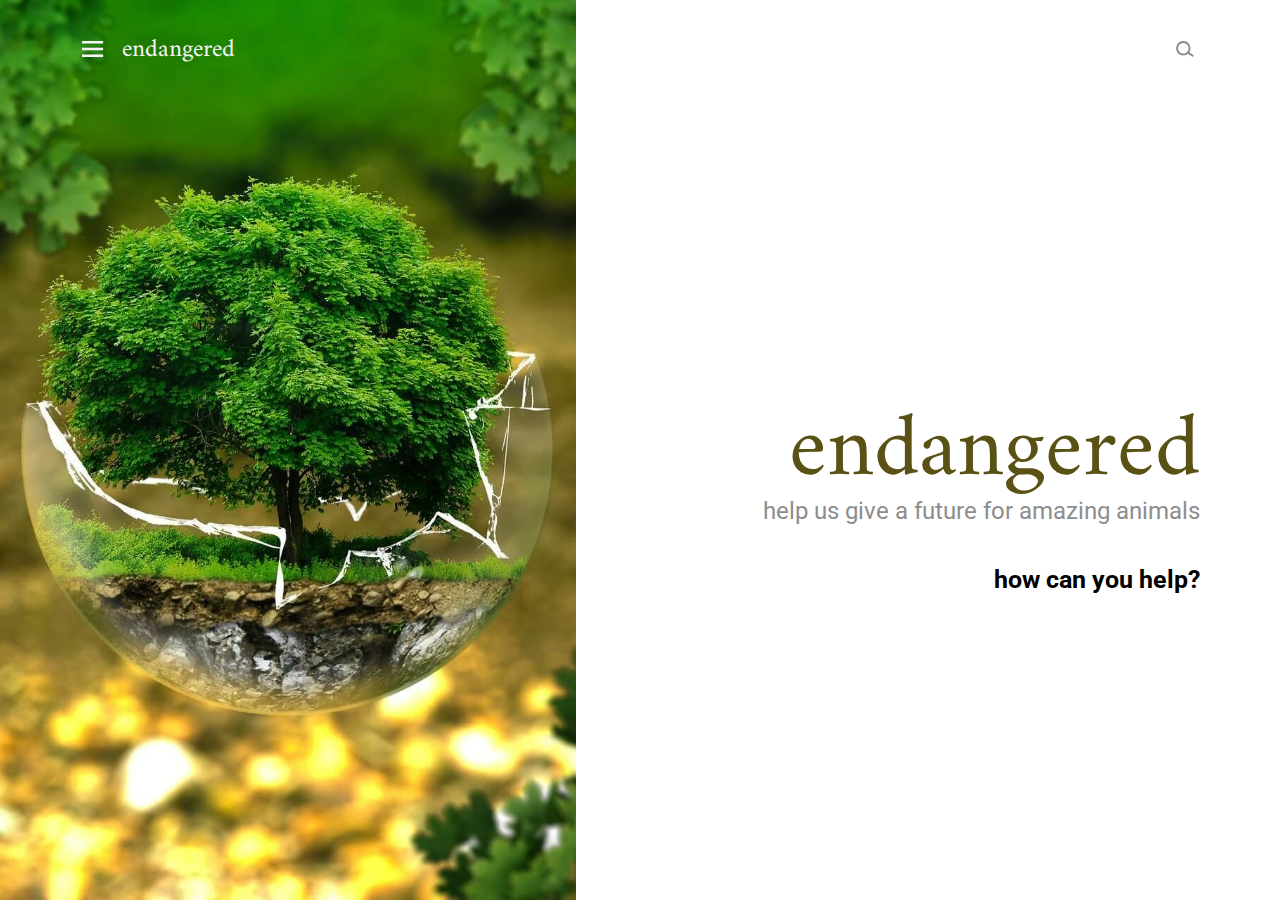
<file: index.html>
<!DOCTYPE html>
<html lang="en">
  <head>
    <meta charset="UTF-8" />
    <meta name="viewport" content="width=device-width, initial-scale=1.0" />
    <meta http-equiv="X-UA-Compatible" content="ie=edge" />
    <title>endangered</title>
    <!-- FONT -->
    <link href="https://fonts.googleapis.com/css?family=Amiri:700|Roboto&display=swap" rel="stylesheet" />
    <!-- CSS -->
    <link rel="stylesheet" href="style.css" />
  </head>
  <body>
    <!-- HEADER -->
    <header class="header">
      <!-- Menu -->
      <nav class="menu">
        <button class="menu__btn menu__btn--light open-menu" aria-label="toggle menu">
          <svg width="26" height="19" viewBox="0 0 26 19" fill="none" xmlns="http://www.w3.org/2000/svg">
            <rect width="25.0047" height="3" fill="black" />
            <rect y="8" width="25.0047" height="3" fill="black" />
            <rect y="16" width="25.0047" height="3" fill="black" />
          </svg>
        </button>
        <p class="menu__map menu__map--light"><a href="index.html">endangered</a></p>
        <ul class="menu__list">
          <li class="menu__title"><a href="index.html">HOME</a></li>
          <li class="menu__title">SPECIES</li>
          <ul class="menu__sublist">
            <li><a href="bengal_tiger.html">bengal tiger</a></li>
            <li><a href="giant_panda.html">giant panda</a></li>
            <li><a href="gorilla.html">gorilla</a></li>
            <li><a href="sea_otter.html">sea otter</a></li>
            <li><a href="snow_leopard.html">snow leopard</a></li>
          </ul>
          <li class="menu__title menu__title--dark"><a href="https://www.worldwildlife.org/" target="_blank" rel="noopener noreferrer">HOW TO HELP</a></li>
          <li class="menu__title"><a href="about.html">ABOUT</a></li>
        </ul>
      </nav>

      <!-- Search -->
      <div class="search">
        <div class="search__box">
          <input class="search__input" type="text" name="" id="" placeholder="Search animals" aria-label="type search expression here" />
        </div>
        <button class="search__btn search__btn--light open-search" aria-label="submit search">
          <svg width="28" height="25" viewBox="0 0 28 25" fill="none" xmlns="http://www.w3.org/2000/svg">
            <path d="M21.1682 11.332C21.1682 16.7618 16.7656 21.164 11.3341 21.164C5.90262 21.164 1.5 16.7618 1.5 11.332C1.5 5.90219 5.90262 1.5 11.3341 1.5C16.7656 1.5 21.1682 5.90219 21.1682 11.332Z" stroke="black" stroke-width="3" />
            <rect width="10.3031" height="3.09074" transform="matrix(0.812508 0.582951 -0.583095 0.812404 19.3186 16.4829)" fill="black" />
          </svg>
        </button>
      </div>
    </header>

    <!-- MAIN -->
    <main>
      <div class="main-img"></div>
      <div class="main-text">
        <h1 class="main__title">endangered</h1>
        <h2 class="main__subtitle">help us give a future for amazing&nbsp;animals</h2>
        <a class="cta__btn" href="https://www.worldwildlife.org/" target="_blank" rel="noopener noreferrer">how can you help?</a>
      </div>
    </main>

    <!-- SCRIPT -->
    <script src="app.js"></script>
  </body>
</html>
</file>
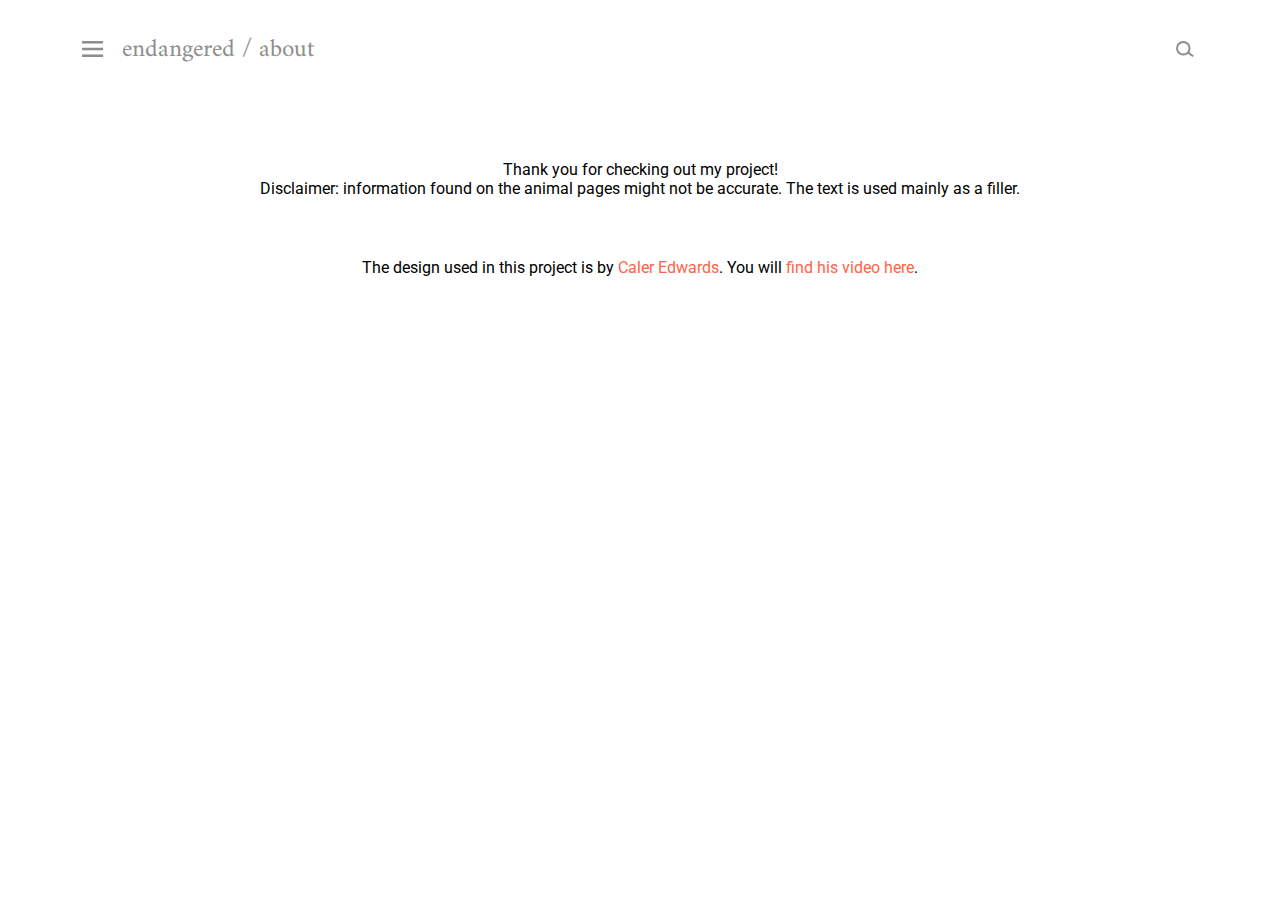
<file: about.html>
<!DOCTYPE html>
<html lang="en">
  <head>
    <meta charset="UTF-8" />
    <meta name="viewport" content="width=device-width, initial-scale=1.0" />
    <meta http-equiv="X-UA-Compatible" content="ie=edge" />
    <title>endangered | about</title>
    <!-- FONT -->
    <link href="https://fonts.googleapis.com/css?family=Amiri:700|Roboto&display=swap" rel="stylesheet" />
    <!-- CSS -->
    <link rel="stylesheet" href="style.css" />
  </head>
  <body>
    <!-- HEADER -->
    <header class="header">
      <!-- Menu -->
      <nav class="menu">
        <button class="menu__btn open-menu" aria-label="toggle menu">
          <svg width="26" height="19" viewBox="0 0 26 19" fill="none" xmlns="http://www.w3.org/2000/svg">
            <rect width="25.0047" height="3" fill="black" />
            <rect y="8" width="25.0047" height="3" fill="black" />
            <rect y="16" width="25.0047" height="3" fill="black" />
          </svg>
        </button>
        <p class="menu__map"><a href="index.html">endangered</a> / about</p>
        <ul class="menu__list">
          <li class="menu__title"><a href="index.html">HOME</a></li>
          <li class="menu__title">SPECIES</li>
          <ul class="menu__sublist">
            <li><a href="bengal_tiger.html">bengal tiger</a></li>
            <li><a href="giant_panda.html">giant panda</a></li>
            <li><a href="gorilla.html">gorilla</a></li>
            <li><a href="sea_otter.html">sea otter</a></li>
            <li><a href="snow_leopard.html">snow leopard</a></li>
          </ul>
          <li class="menu__title menu__title--dark"><a href="https://www.worldwildlife.org/" target="_blank" rel="noopener noreferrer">HOW TO HELP</a></li>
          <li class="menu__title"><a href="about.html">ABOUT</a></li>
        </ul>
      </nav>

      <!-- Search -->
      <div class="search">
        <div class="search__box">
          <input class="search__input" type="text" name="" id="" placeholder="Search animals" aria-label="type search expression here" />
        </div>
        <button class="search__btn open-search" aria-label="submit search">
          <svg width="28" height="25" viewBox="0 0 28 25" fill="none" xmlns="http://www.w3.org/2000/svg">
            <path d="M21.1682 11.332C21.1682 16.7618 16.7656 21.164 11.3341 21.164C5.90262 21.164 1.5 16.7618 1.5 11.332C1.5 5.90219 5.90262 1.5 11.3341 1.5C16.7656 1.5 21.1682 5.90219 21.1682 11.332Z" stroke="black" stroke-width="3" />
            <rect width="10.3031" height="3.09074" transform="matrix(0.812508 0.582951 -0.583095 0.812404 19.3186 16.4829)" fill="black" />
          </svg>
        </button>
      </div>
    </header>

    <!-- MAIN -->
    <main>
      <div class="disclaimer">
        <p>Thank you for checking out my project!</p>
        <p>Disclaimer: information found on the animal pages might not be accurate. The text is used mainly as a filler.</p>
      </div>
      <div class="credit">
        <p>The design used in this project is by <a href="http://caleredwards.com/" target="_blank" rel="noopener noreferrer">Caler Edwards</a>. You will <a href="https://www.youtube.com/watch?v=WfCuB52eTAI&t=1178s" target="_blank" rel="noopener noreferrer">find his video here</a>.</p>
      </div>
    </main>

    <!-- SCRIPT -->
    <script src="app.js"></script>
  </body>
</html>
</file>
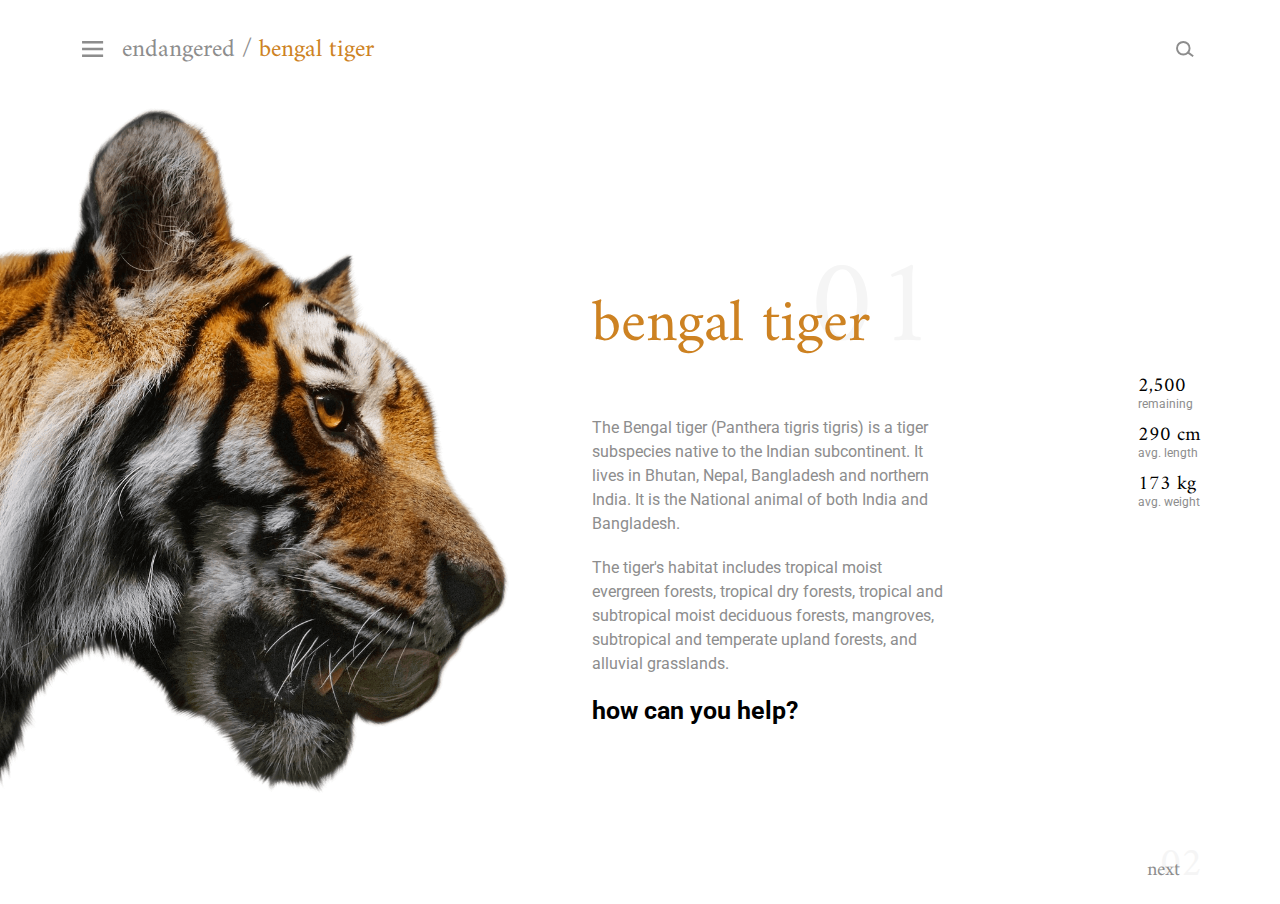
<file: bengal_tiger.html>
<!DOCTYPE html>
<html lang="en">
  <head>
    <meta charset="UTF-8" />
    <meta name="viewport" content="width=device-width, initial-scale=1.0" />
    <meta http-equiv="X-UA-Compatible" content="ie=edge" />
    <title>endangered | bengal tiger</title>
    <!-- FONT -->
    <link href="https://fonts.googleapis.com/css?family=Amiri:700|Roboto&display=swap" rel="stylesheet" />
    <!-- CSS -->
    <link rel="stylesheet" href="style.css" />
  </head>
  <body>
    <!-- Container for sticky footer -->
    <div class="sticky">
      <!-- HEADER -->
      <header class="header">
        <!-- Menu -->
        <nav class="menu">
          <button class="menu__btn open-menu" aria-label="toggle menu">
            <svg width="26" height="19" viewBox="0 0 26 19" fill="none" xmlns="http://www.w3.org/2000/svg">
              <rect width="25.0047" height="3" fill="black" />
              <rect y="8" width="25.0047" height="3" fill="black" />
              <rect y="16" width="25.0047" height="3" fill="black" />
            </svg>
          </button>
          <p class="menu__map"><a href="index.html">endangered</a> / <span class="clr-tiger">bengal tiger</span></p>
          <ul class="menu__list">
            <li class="menu__title"><a href="index.html">HOME</a></li>
            <li class="menu__title">SPECIES</li>
            <ul class="menu__sublist">
              <li><a href="bengal_tiger.html">bengal tiger</a></li>
              <li><a href="giant_panda.html">giant panda</a></li>
              <li><a href="gorilla.html">gorilla</a></li>
              <li><a href="sea_otter.html">sea otter</a></li>
              <li><a href="snow_leopard.html">snow leopard</a></li>
            </ul>
            <li class="menu__title menu__title--dark"><a href="https://www.worldwildlife.org/" target="_blank" rel="noopener noreferrer">HOW TO HELP</a></li>
            <li class="menu__title"><a href="about.html">ABOUT</a></li>
          </ul>
        </nav>

        <!-- Search -->
        <div class="search">
          <div class="search__box">
            <input class="search__input" type="text" name="" id="" placeholder="Search animals" aria-label="type search expression here" />
          </div>
          <button class="search__btn open-search" aria-label="submit search">
            <svg width="28" height="25" viewBox="0 0 28 25" fill="none" xmlns="http://www.w3.org/2000/svg">
              <path d="M21.1682 11.332C21.1682 16.7618 16.7656 21.164 11.3341 21.164C5.90262 21.164 1.5 16.7618 1.5 11.332C1.5 5.90219 5.90262 1.5 11.3341 1.5C16.7656 1.5 21.1682 5.90219 21.1682 11.332Z" stroke="black" stroke-width="3" />
              <rect width="10.3031" height="3.09074" transform="matrix(0.812508 0.582951 -0.583095 0.812404 19.3186 16.4829)" fill="black" />
            </svg>
          </button>
        </div>
      </header>

      <!-- MAIN -->
      <main>
        <div class="animal-wrap">
          <!-- About the Animal -->
          <div class="animal-about">
            <div class="chapter">
              <p class="chapter__num">01</p>
              <h1 class="chapter__title clr-tiger">bengal tiger</h1>
            </div>
            <article class="info">
              <p>The Bengal tiger (Panthera tigris tigris) is a tiger subspecies native to the Indian subcontinent. It lives in Bhutan, Nepal, Bangladesh and northern India. It is the National animal of both India and Bangladesh.</p>
              <p>The tiger's habitat includes tropical moist evergreen forests, tropical dry forests, tropical and subtropical moist deciduous forests, mangroves, subtropical and temperate upland forests, and alluvial grasslands.</p>
            </article>
            <a class="cta__btn" href="https://www.worldwildlife.org/" target="_blank" rel="noopener noreferrer">how can you help?</a>
          </div>

          <!-- Photo of the Animal -->
          <div class="animal-photo"><img class="animal-photo__img" src="img/tiger.png" alt="image of a bengal tiger" /></div>

          <!-- Counters -->
          <div class="counters">
            <div class="counter">
              <p class="counter__num"><span class="count">2,500</span></p>
              <p class="counter__text">remaining</p>
            </div>
            <div class="counter">
              <p class="counter__num"><span class="count">290</span> cm</p>
              <p class="counter__text">avg. length</p>
            </div>
            <div class="counter">
              <p class="counter__num"><span class="count">173</span> kg</p>
              <p class="counter__text">avg. weight</p>
            </div>
          </div>

          <!-- End of .animal-wrap -->
        </div>
      </main>

      <!-- Chapter Navigation -->
      <footer>
        <!-- Arrow nav for smaller screens -->
        <div class="arrows">
          <a class="arrow-left arrow--hidden" href="#">
            <svg width="31" height="8" viewBox="0 0 31 8" fill="none" xmlns="http://www.w3.org/2000/svg">
              <path d="M0.646446 3.64644C0.451185 3.84171 0.451185 4.15829 0.646446 4.35355L3.82843 7.53553C4.02369 7.73079 4.34027 7.73079 4.53553 7.53553C4.7308 7.34027 4.7308 7.02369 4.53553 6.82842L1.70711 4L4.53553 1.17157C4.7308 0.976308 4.7308 0.659726 4.53553 0.464464C4.34027 0.269202 4.02369 0.269202 3.82843 0.464464L0.646446 3.64644ZM31 3.5L1 3.5L1 4.5L31 4.5L31 3.5Z" fill="#8D8D8D" />
            </svg>
          </a>
          <a href="giant_panda.html" class="arrow-right">
            <svg width="31" height="8" viewBox="0 0 31 8" fill="none" xmlns="http://www.w3.org/2000/svg">
              <path d="M30.3536 4.35356C30.5488 4.15829 30.5488 3.84171 30.3536 3.64645L27.1716 0.464468C26.9763 0.269206 26.6597 0.269206 26.4645 0.464468C26.2692 0.659731 26.2692 0.976313 26.4645 1.17158L29.2929 4L26.4645 6.82843C26.2692 7.02369 26.2692 7.34027 26.4645 7.53554C26.6597 7.7308 26.9763 7.7308 27.1716 7.53554L30.3536 4.35356ZM-4.37114e-08 4.5L30 4.5L30 3.5L4.37114e-08 3.5L-4.37114e-08 4.5Z" fill="#8D8D8D" />
            </svg>
          </a>
        </div>

        <!-- Chapter nav for bigger screens -->
        <div class="chapter-navs">
          <a href="#" class="chapter-nav chapter-nav--hidden">
            <p class="chapter-nav__num">00</p>
            <h1 class="chapter-nav__title">previous</h1>
          </a>
          <a href="giant_panda.html" class="chapter-nav">
            <p class="chapter-nav__num">02</p>
            <h1 class="chapter-nav__title">next</h1>
          </a>
        </div>
      </footer>

      <!-- End of .sticky -->
    </div>

    <!-- SCRIPT -->
    <script src="app.js"></script>
  </body>
</html>
</file>
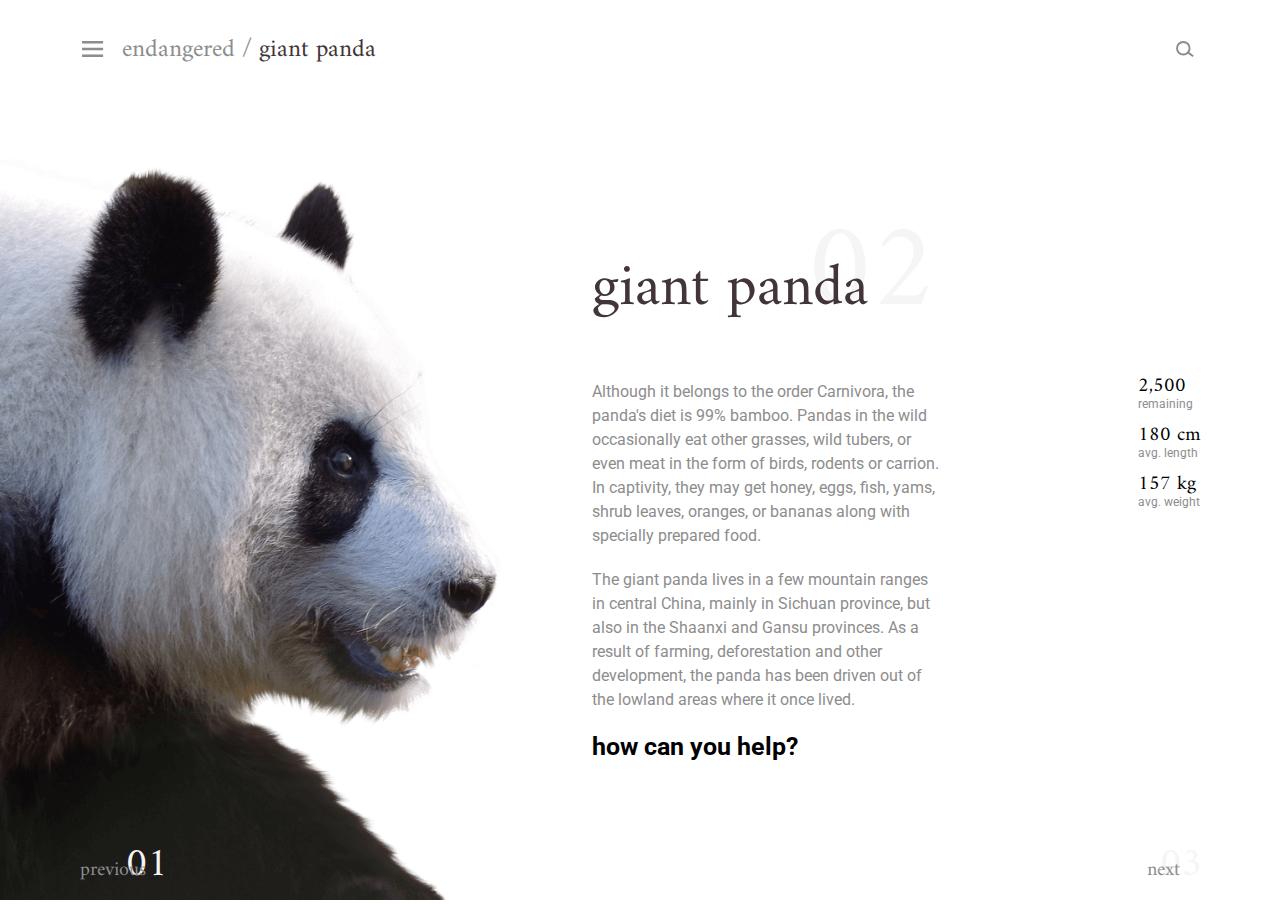
<file: giant_panda.html>
<!DOCTYPE html>
<html lang="en">
  <head>
    <meta charset="UTF-8" />
    <meta name="viewport" content="width=device-width, initial-scale=1.0" />
    <meta http-equiv="X-UA-Compatible" content="ie=edge" />
    <title>endangered | giant panda</title>
    <!-- FONT -->
    <link href="https://fonts.googleapis.com/css?family=Amiri:700|Roboto&display=swap" rel="stylesheet" />
    <!-- CSS -->
    <link rel="stylesheet" href="style.css" />
  </head>
  <body>
    <!-- Container for sticky footer -->
    <div class="sticky">
      <!-- HEADER -->
      <header class="header">
        <!-- Menu -->
        <nav class="menu">
          <button class="menu__btn open-menu" aria-label="toggle menu">
            <svg width="26" height="19" viewBox="0 0 26 19" fill="none" xmlns="http://www.w3.org/2000/svg">
              <rect width="25.0047" height="3" fill="black" />
              <rect y="8" width="25.0047" height="3" fill="black" />
              <rect y="16" width="25.0047" height="3" fill="black" />
            </svg>
          </button>
          <p class="menu__map"><a href="index.html">endangered</a> / <span class="clr-panda">giant panda</span></p>
          <ul class="menu__list">
            <li class="menu__title"><a href="index.html">HOME</a></li>
            <li class="menu__title">SPECIES</li>
            <ul class="menu__sublist">
              <li><a href="bengal_tiger.html">bengal tiger</a></li>
              <li><a href="giant_panda.html">giant panda</a></li>
              <li><a href="gorilla.html">gorilla</a></li>
              <li><a href="sea_otter.html">sea otter</a></li>
              <li><a href="snow_leopard.html">snow leopard</a></li>
            </ul>
            <li class="menu__title menu__title--dark"><a href="https://www.worldwildlife.org/" target="_blank" rel="noopener noreferrer">HOW TO HELP</a></li>
            <li class="menu__title"><a href="about.html">ABOUT</a></li>
          </ul>
        </nav>

        <!-- Search -->
        <div class="search">
          <div class="search__box">
            <input class="search__input" type="text" name="" id="" placeholder="Search animals" aria-label="type search expression here" />
          </div>
          <button class="search__btn open-search" aria-label="submit search">
            <svg width="28" height="25" viewBox="0 0 28 25" fill="none" xmlns="http://www.w3.org/2000/svg">
              <path d="M21.1682 11.332C21.1682 16.7618 16.7656 21.164 11.3341 21.164C5.90262 21.164 1.5 16.7618 1.5 11.332C1.5 5.90219 5.90262 1.5 11.3341 1.5C16.7656 1.5 21.1682 5.90219 21.1682 11.332Z" stroke="black" stroke-width="3" />
              <rect width="10.3031" height="3.09074" transform="matrix(0.812508 0.582951 -0.583095 0.812404 19.3186 16.4829)" fill="black" />
            </svg>
          </button>
        </div>
      </header>

      <!-- MAIN -->
      <main>
        <div class="animal-wrap">
          <!-- About the Animal -->
          <div class="animal-about">
            <div class="chapter">
              <p class="chapter__num">02</p>
              <h1 class="chapter__title clr-panda">giant panda</h1>
            </div>
            <article class="info">
              <p>Although it belongs to the order Carnivora, the panda's diet is 99% bamboo. Pandas in the wild occasionally eat other grasses, wild tubers, or even meat in the form of birds, rodents or carrion. In captivity, they may get honey, eggs, fish, yams, shrub leaves, oranges, or bananas along with specially prepared food.</p>
              <p>The giant panda lives in a few mountain ranges in central China, mainly in Sichuan province, but also in the Shaanxi and Gansu provinces. As a result of farming, deforestation and other development, the panda has been driven out of the lowland areas where it once lived.</p>
            </article>
            <a class="cta__btn" href="https://www.worldwildlife.org/" target="_blank" rel="noopener noreferrer">how can you help?</a>
          </div>

          <!-- Photo of the Animal -->
          <div class="animal-photo"><img class="animal-photo__img" src="img/panda.png" alt="image of a giant panda" /></div>

          <!-- Counters -->
          <div class="counters">
            <div class="counter">
              <p class="counter__num"><span class="count">2,500</span></p>
              <p class="counter__text">remaining</p>
            </div>
            <div class="counter">
              <p class="counter__num"><span class="count">180</span> cm</p>
              <p class="counter__text">avg. length</p>
            </div>
            <div class="counter">
              <p class="counter__num"><span class="count">157</span> kg</p>
              <p class="counter__text">avg. weight</p>
            </div>
          </div>

          <!-- End of .animal-wrap -->
        </div>
      </main>

      <!-- Chapter Navigation -->
      <footer>
        <!-- Arrow nav for smaller screens -->
        <div class="arrows">
          <a class="arrow-left" href="bengal_tiger.html">
            <svg width="31" height="8" viewBox="0 0 31 8" fill="none" xmlns="http://www.w3.org/2000/svg">
              <path d="M0.646446 3.64644C0.451185 3.84171 0.451185 4.15829 0.646446 4.35355L3.82843 7.53553C4.02369 7.73079 4.34027 7.73079 4.53553 7.53553C4.7308 7.34027 4.7308 7.02369 4.53553 6.82842L1.70711 4L4.53553 1.17157C4.7308 0.976308 4.7308 0.659726 4.53553 0.464464C4.34027 0.269202 4.02369 0.269202 3.82843 0.464464L0.646446 3.64644ZM31 3.5L1 3.5L1 4.5L31 4.5L31 3.5Z" fill="#8D8D8D" />
            </svg>
          </a>
          <a href="gorilla.html" class="arrow-right">
            <svg width="31" height="8" viewBox="0 0 31 8" fill="none" xmlns="http://www.w3.org/2000/svg">
              <path d="M30.3536 4.35356C30.5488 4.15829 30.5488 3.84171 30.3536 3.64645L27.1716 0.464468C26.9763 0.269206 26.6597 0.269206 26.4645 0.464468C26.2692 0.659731 26.2692 0.976313 26.4645 1.17158L29.2929 4L26.4645 6.82843C26.2692 7.02369 26.2692 7.34027 26.4645 7.53554C26.6597 7.7308 26.9763 7.7308 27.1716 7.53554L30.3536 4.35356ZM-4.37114e-08 4.5L30 4.5L30 3.5L4.37114e-08 3.5L-4.37114e-08 4.5Z" fill="#8D8D8D" />
            </svg>
          </a>
        </div>

        <!-- Chapter nav for bigger screens -->
        <div class="chapter-navs">
          <a href="bengal_tiger.html" class="chapter-nav">
            <p class="chapter-nav__num">01</p>
            <h1 class="chapter-nav__title">previous</h1>
          </a>
          <a href="gorilla.html" class="chapter-nav">
            <p class="chapter-nav__num">03</p>
            <h1 class="chapter-nav__title">next</h1>
          </a>
        </div>
      </footer>

      <!-- End of .sticky -->
    </div>

    <!-- SCRIPT -->
    <script src="app.js"></script>
  </body>
</html>
</file>
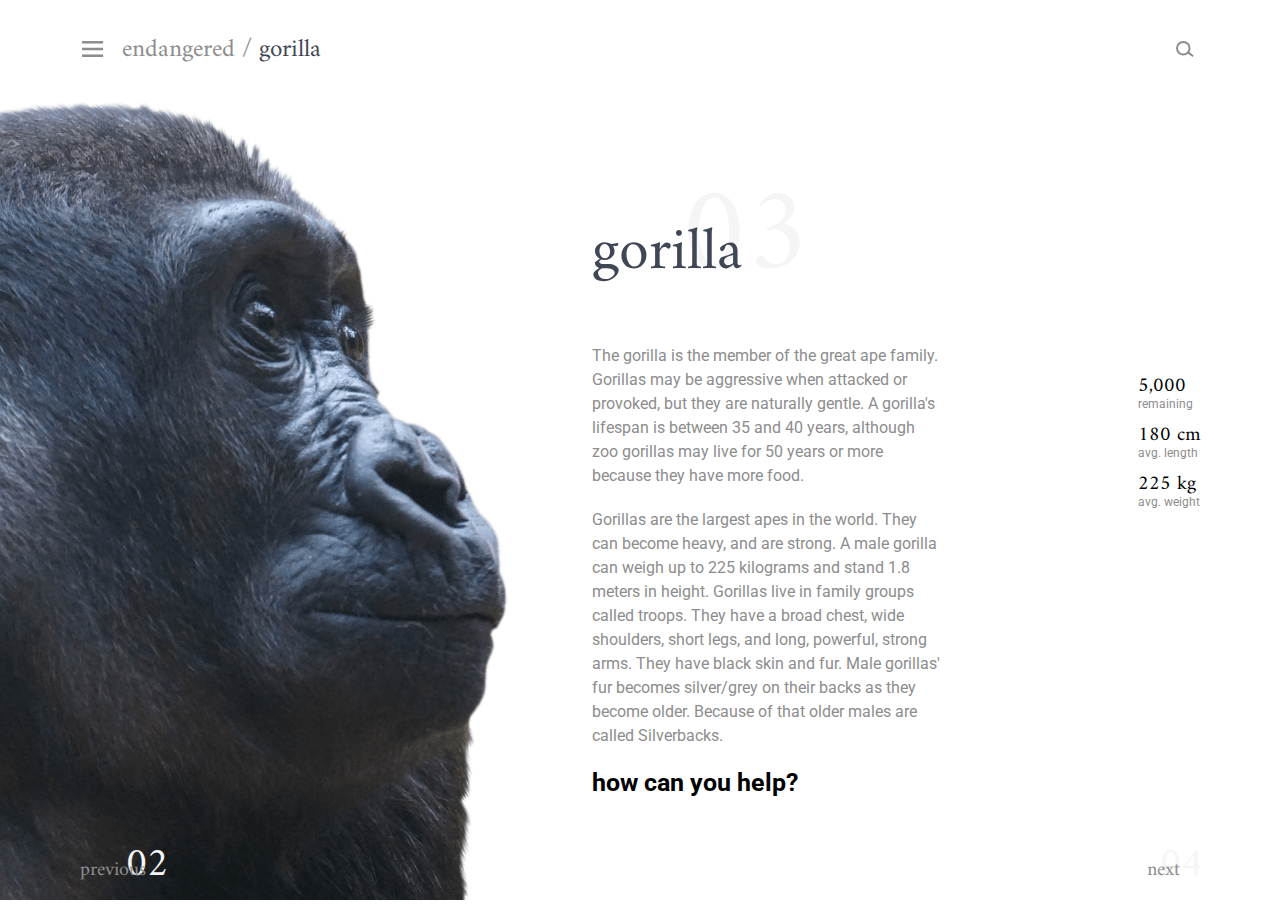
<file: gorilla.html>
<!DOCTYPE html>
<html lang="en">
  <head>
    <meta charset="UTF-8" />
    <meta name="viewport" content="width=device-width, initial-scale=1.0" />
    <meta http-equiv="X-UA-Compatible" content="ie=edge" />
    <title>endangered | gorilla</title>
    <!-- FONT -->
    <link href="https://fonts.googleapis.com/css?family=Amiri:700|Roboto&display=swap" rel="stylesheet" />
    <!-- CSS -->
    <link rel="stylesheet" href="style.css" />
  </head>
  <body>
    <!-- Container for sticky footer -->
    <div class="sticky">
      <!-- HEADER -->
      <header class="header">
        <!-- Menu -->
        <nav class="menu">
          <button class="menu__btn open-menu" aria-label="toggle menu">
            <svg width="26" height="19" viewBox="0 0 26 19" fill="none" xmlns="http://www.w3.org/2000/svg">
              <rect width="25.0047" height="3" fill="black" />
              <rect y="8" width="25.0047" height="3" fill="black" />
              <rect y="16" width="25.0047" height="3" fill="black" />
            </svg>
          </button>
          <p class="menu__map"><a href="index.html">endangered</a> / <span class="clr-gorilla">gorilla</span></p>
          <ul class="menu__list">
            <li class="menu__title"><a href="index.html">HOME</a></li>
            <li class="menu__title">SPECIES</li>
            <ul class="menu__sublist">
              <li><a href="bengal_tiger.html">bengal tiger</a></li>
              <li><a href="giant_panda.html">giant panda</a></li>
              <li><a href="gorilla.html">gorilla</a></li>
              <li><a href="sea_otter.html">sea otter</a></li>
              <li><a href="snow_leopard.html">snow leopard</a></li>
            </ul>
            <li class="menu__title menu__title--dark"><a href="https://www.worldwildlife.org/" target="_blank" rel="noopener noreferrer">HOW TO HELP</a></li>
            <li class="menu__title"><a href="about.html">ABOUT</a></li>
          </ul>
        </nav>

        <!-- Search -->
        <div class="search">
          <div class="search__box">
            <input class="search__input" type="text" name="" id="" placeholder="Search animals" aria-label="type search expression here" />
          </div>
          <button class="search__btn open-search" aria-label="submit search">
            <svg width="28" height="25" viewBox="0 0 28 25" fill="none" xmlns="http://www.w3.org/2000/svg">
              <path d="M21.1682 11.332C21.1682 16.7618 16.7656 21.164 11.3341 21.164C5.90262 21.164 1.5 16.7618 1.5 11.332C1.5 5.90219 5.90262 1.5 11.3341 1.5C16.7656 1.5 21.1682 5.90219 21.1682 11.332Z" stroke="black" stroke-width="3" />
              <rect width="10.3031" height="3.09074" transform="matrix(0.812508 0.582951 -0.583095 0.812404 19.3186 16.4829)" fill="black" />
            </svg>
          </button>
        </div>
      </header>

      <!-- MAIN -->
      <main>
        <div class="animal-wrap">
          <!-- About the Animal -->
          <div class="animal-about">
            <div class="chapter">
              <p class="chapter__num">03</p>
              <h1 class="chapter__title clr-gorilla">gorilla</h1>
            </div>
            <article class="info">
              <p>The gorilla is the member of the great ape family. Gorillas may be aggressive when attacked or provoked, but they are naturally gentle. A gorilla's lifespan is between 35 and 40 years, although zoo gorillas may live for 50 years or more because they have more food.</p>
              <p>Gorillas are the largest apes in the world. They can become heavy, and are strong. A male gorilla can weigh up to 225 kilograms and stand 1.8 meters in height. Gorillas live in family groups called troops. They have a broad chest, wide shoulders, short legs, and long, powerful, strong arms. They have black skin and fur. Male gorillas' fur becomes silver/grey on their backs as they become older. Because of that older males are called Silverbacks.</p>
            </article>
            <a class="cta__btn" href="https://www.worldwildlife.org/" target="_blank" rel="noopener noreferrer">how can you help?</a>
          </div>

          <!-- Photo of the Animal -->
          <div class="animal-photo"><img class="animal-photo__img" src="img/gorilla.png" alt="image of a gorilla" /></div>

          <!-- Counters -->
          <div class="counters">
            <div class="counter">
              <p class="counter__num"><span class="count">5,000</span></p>
              <p class="counter__text">remaining</p>
            </div>
            <div class="counter">
              <p class="counter__num"><span class="count">180</span> cm</p>
              <p class="counter__text">avg. length</p>
            </div>
            <div class="counter">
              <p class="counter__num"><span class="count">225</span> kg</p>
              <p class="counter__text">avg. weight</p>
            </div>
          </div>

          <!-- End of .animal-wrap -->
        </div>
      </main>

      <!-- Chapter Navigation -->
      <footer>
        <!-- Arrow nav for smaller screens -->
        <div class="arrows">
          <a class="arrow-left" href="giant_panda.html">
            <svg width="31" height="8" viewBox="0 0 31 8" fill="none" xmlns="http://www.w3.org/2000/svg">
              <path d="M0.646446 3.64644C0.451185 3.84171 0.451185 4.15829 0.646446 4.35355L3.82843 7.53553C4.02369 7.73079 4.34027 7.73079 4.53553 7.53553C4.7308 7.34027 4.7308 7.02369 4.53553 6.82842L1.70711 4L4.53553 1.17157C4.7308 0.976308 4.7308 0.659726 4.53553 0.464464C4.34027 0.269202 4.02369 0.269202 3.82843 0.464464L0.646446 3.64644ZM31 3.5L1 3.5L1 4.5L31 4.5L31 3.5Z" fill="#8D8D8D" />
            </svg>
          </a>
          <a href="sea_otter.html" class="arrow-right">
            <svg width="31" height="8" viewBox="0 0 31 8" fill="none" xmlns="http://www.w3.org/2000/svg">
              <path d="M30.3536 4.35356C30.5488 4.15829 30.5488 3.84171 30.3536 3.64645L27.1716 0.464468C26.9763 0.269206 26.6597 0.269206 26.4645 0.464468C26.2692 0.659731 26.2692 0.976313 26.4645 1.17158L29.2929 4L26.4645 6.82843C26.2692 7.02369 26.2692 7.34027 26.4645 7.53554C26.6597 7.7308 26.9763 7.7308 27.1716 7.53554L30.3536 4.35356ZM-4.37114e-08 4.5L30 4.5L30 3.5L4.37114e-08 3.5L-4.37114e-08 4.5Z" fill="#8D8D8D" />
            </svg>
          </a>
        </div>

        <!-- Chapter nav for bigger screens -->
        <div class="chapter-navs">
          <a href="giant_panda.html" class="chapter-nav">
            <p class="chapter-nav__num">02</p>
            <h1 class="chapter-nav__title">previous</h1>
          </a>
          <a href="sea_otter.html" class="chapter-nav">
            <p class="chapter-nav__num">04</p>
            <h1 class="chapter-nav__title">next</h1>
          </a>
        </div>
      </footer>

      <!-- End of .sticky -->
    </div>

    <!-- SCRIPT -->
    <script src="app.js"></script>
  </body>
</html>
</file>
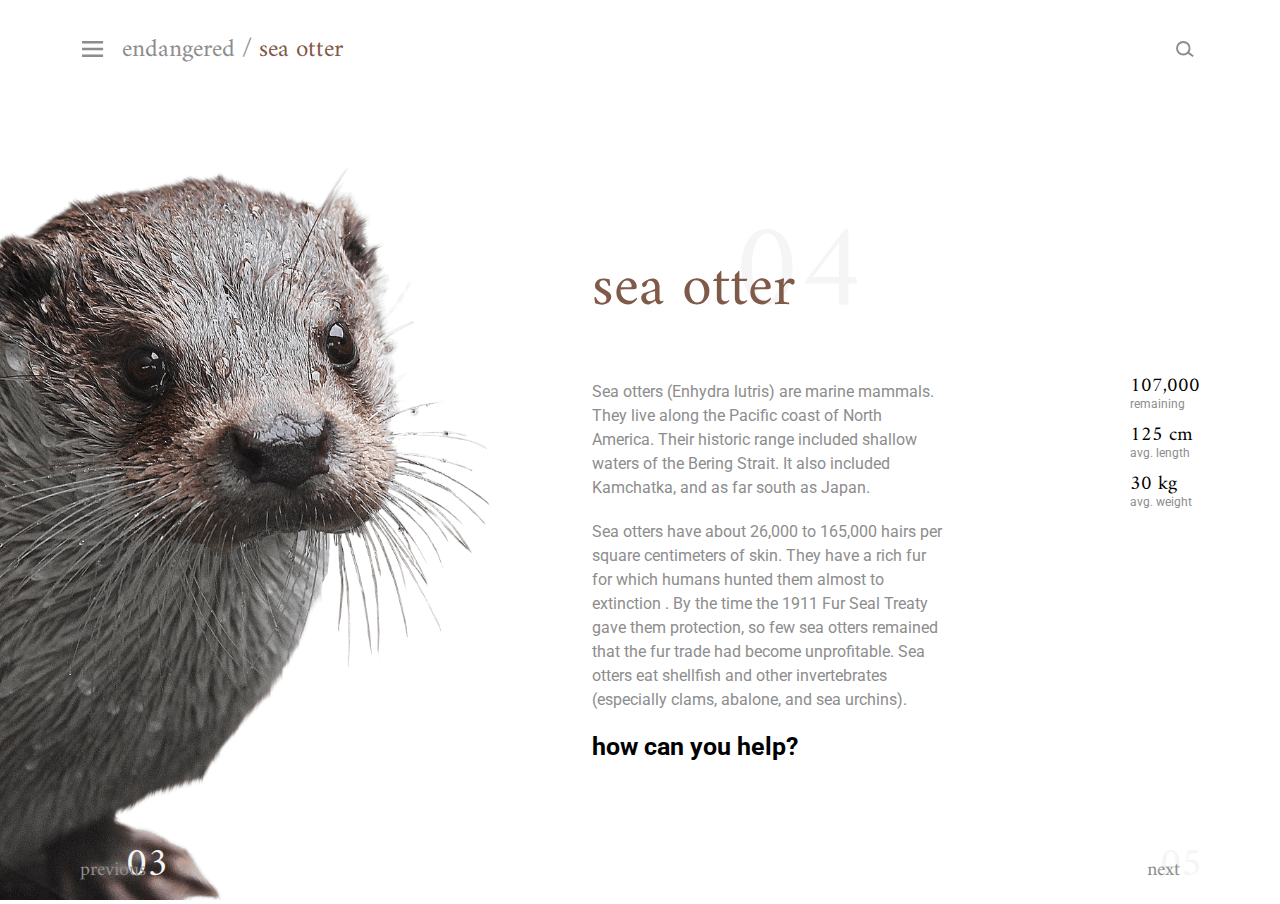
<file: sea_otter.html>
<!DOCTYPE html>
<html lang="en">
  <head>
    <meta charset="UTF-8" />
    <meta name="viewport" content="width=device-width, initial-scale=1.0" />
    <meta http-equiv="X-UA-Compatible" content="ie=edge" />
    <title>endangered | sea otter</title>
    <!-- FONT -->
    <link href="https://fonts.googleapis.com/css?family=Amiri:700|Roboto&display=swap" rel="stylesheet" />
    <!-- CSS -->
    <link rel="stylesheet" href="style.css" />
  </head>
  <body>
    <!-- Container for sticky footer -->
    <div class="sticky">
      <!-- HEADER -->
      <header class="header">
        <!-- Menu -->
        <nav class="menu">
          <button class="menu__btn open-menu" aria-label="toggle menu">
            <svg width="26" height="19" viewBox="0 0 26 19" fill="none" xmlns="http://www.w3.org/2000/svg">
              <rect width="25.0047" height="3" fill="black" />
              <rect y="8" width="25.0047" height="3" fill="black" />
              <rect y="16" width="25.0047" height="3" fill="black" />
            </svg>
          </button>
          <p class="menu__map"><a href="index.html">endangered</a> / <span class="clr-otter">sea otter</span></p>
          <ul class="menu__list">
            <li class="menu__title"><a href="index.html">HOME</a></li>
            <li class="menu__title">SPECIES</li>
            <ul class="menu__sublist">
              <li><a href="bengal_tiger.html">bengal tiger</a></li>
              <li><a href="giant_panda.html">giant panda</a></li>
              <li><a href="gorilla.html">gorilla</a></li>
              <li><a href="sea_otter.html">sea otter</a></li>
              <li><a href="snow_leopard.html">snow leopard</a></li>
            </ul>
            <li class="menu__title menu__title--dark"><a href="https://www.worldwildlife.org/" target="_blank" rel="noopener noreferrer">HOW TO HELP</a></li>
            <li class="menu__title"><a href="about.html">ABOUT</a></li>
          </ul>
        </nav>

        <!-- Search -->
        <div class="search">
          <div class="search__box">
            <input class="search__input" type="text" name="" id="" placeholder="Search animals" aria-label="type search expression here" />
          </div>
          <button class="search__btn open-search" aria-label="submit search">
            <svg width="28" height="25" viewBox="0 0 28 25" fill="none" xmlns="http://www.w3.org/2000/svg">
              <path d="M21.1682 11.332C21.1682 16.7618 16.7656 21.164 11.3341 21.164C5.90262 21.164 1.5 16.7618 1.5 11.332C1.5 5.90219 5.90262 1.5 11.3341 1.5C16.7656 1.5 21.1682 5.90219 21.1682 11.332Z" stroke="black" stroke-width="3" />
              <rect width="10.3031" height="3.09074" transform="matrix(0.812508 0.582951 -0.583095 0.812404 19.3186 16.4829)" fill="black" />
            </svg>
          </button>
        </div>
      </header>

      <!-- MAIN -->
      <main>
        <div class="animal-wrap">
          <!-- About the Animal -->
          <div class="animal-about">
            <div class="chapter">
              <p class="chapter__num">04</p>
              <h1 class="chapter__title clr-otter">sea otter</h1>
            </div>
            <article class="info">
              <p>Sea otters (Enhydra lutris) are marine mammals. They live along the Pacific coast of North America. Their historic range included shallow waters of the Bering Strait. It also included Kamchatka, and as far south as Japan.</p>
              <p>Sea otters have about 26,000 to 165,000 hairs per square centimeters of skin. They have a rich fur for which humans hunted them almost to extinction . By the time the 1911 Fur Seal Treaty gave them protection, so few sea otters remained that the fur trade had become unprofitable. Sea otters eat shellfish and other invertebrates (especially clams, abalone, and sea urchins).</p>
            </article>
            <a class="cta__btn" href="https://www.worldwildlife.org/" target="_blank" rel="noopener noreferrer">how can you help?</a>
          </div>

          <!-- Photo of the Animal -->
          <div class="animal-photo"><img class="animal-photo__img" src="img/otter.png" alt="image of a sea otter" /></div>

          <!-- Counters -->
          <div class="counters">
            <div class="counter">
              <p class="counter__num"><span class="count">107,000</span></p>
              <p class="counter__text">remaining</p>
            </div>
            <div class="counter">
              <p class="counter__num"><span class="count">125</span> cm</p>
              <p class="counter__text">avg. length</p>
            </div>
            <div class="counter">
              <p class="counter__num"><span class="count">30</span> kg</p>
              <p class="counter__text">avg. weight</p>
            </div>
          </div>

          <!-- End of .animal-wrap -->
        </div>
      </main>

      <!-- Chapter Navigation -->
      <footer>
        <!-- Arrow nav for smaller screens -->
        <div class="arrows">
          <a class="arrow-left" href="gorilla.html">
            <svg width="31" height="8" viewBox="0 0 31 8" fill="none" xmlns="http://www.w3.org/2000/svg">
              <path d="M0.646446 3.64644C0.451185 3.84171 0.451185 4.15829 0.646446 4.35355L3.82843 7.53553C4.02369 7.73079 4.34027 7.73079 4.53553 7.53553C4.7308 7.34027 4.7308 7.02369 4.53553 6.82842L1.70711 4L4.53553 1.17157C4.7308 0.976308 4.7308 0.659726 4.53553 0.464464C4.34027 0.269202 4.02369 0.269202 3.82843 0.464464L0.646446 3.64644ZM31 3.5L1 3.5L1 4.5L31 4.5L31 3.5Z" fill="#8D8D8D" />
            </svg>
          </a>
          <a href="snow_leopard.html" class="arrow-right">
            <svg width="31" height="8" viewBox="0 0 31 8" fill="none" xmlns="http://www.w3.org/2000/svg">
              <path d="M30.3536 4.35356C30.5488 4.15829 30.5488 3.84171 30.3536 3.64645L27.1716 0.464468C26.9763 0.269206 26.6597 0.269206 26.4645 0.464468C26.2692 0.659731 26.2692 0.976313 26.4645 1.17158L29.2929 4L26.4645 6.82843C26.2692 7.02369 26.2692 7.34027 26.4645 7.53554C26.6597 7.7308 26.9763 7.7308 27.1716 7.53554L30.3536 4.35356ZM-4.37114e-08 4.5L30 4.5L30 3.5L4.37114e-08 3.5L-4.37114e-08 4.5Z" fill="#8D8D8D" />
            </svg>
          </a>
        </div>

        <!-- Chapter nav for bigger screens -->
        <div class="chapter-navs">
          <a href="gorilla.html" class="chapter-nav">
            <p class="chapter-nav__num">03</p>
            <h1 class="chapter-nav__title">previous</h1>
          </a>
          <a href="snow_leopard.html" class="chapter-nav">
            <p class="chapter-nav__num">05</p>
            <h1 class="chapter-nav__title">next</h1>
          </a>
        </div>
      </footer>

      <!-- End of .sticky -->
    </div>

    <!-- SCRIPT -->
    <script src="app.js"></script>
  </body>
</html>
</file>
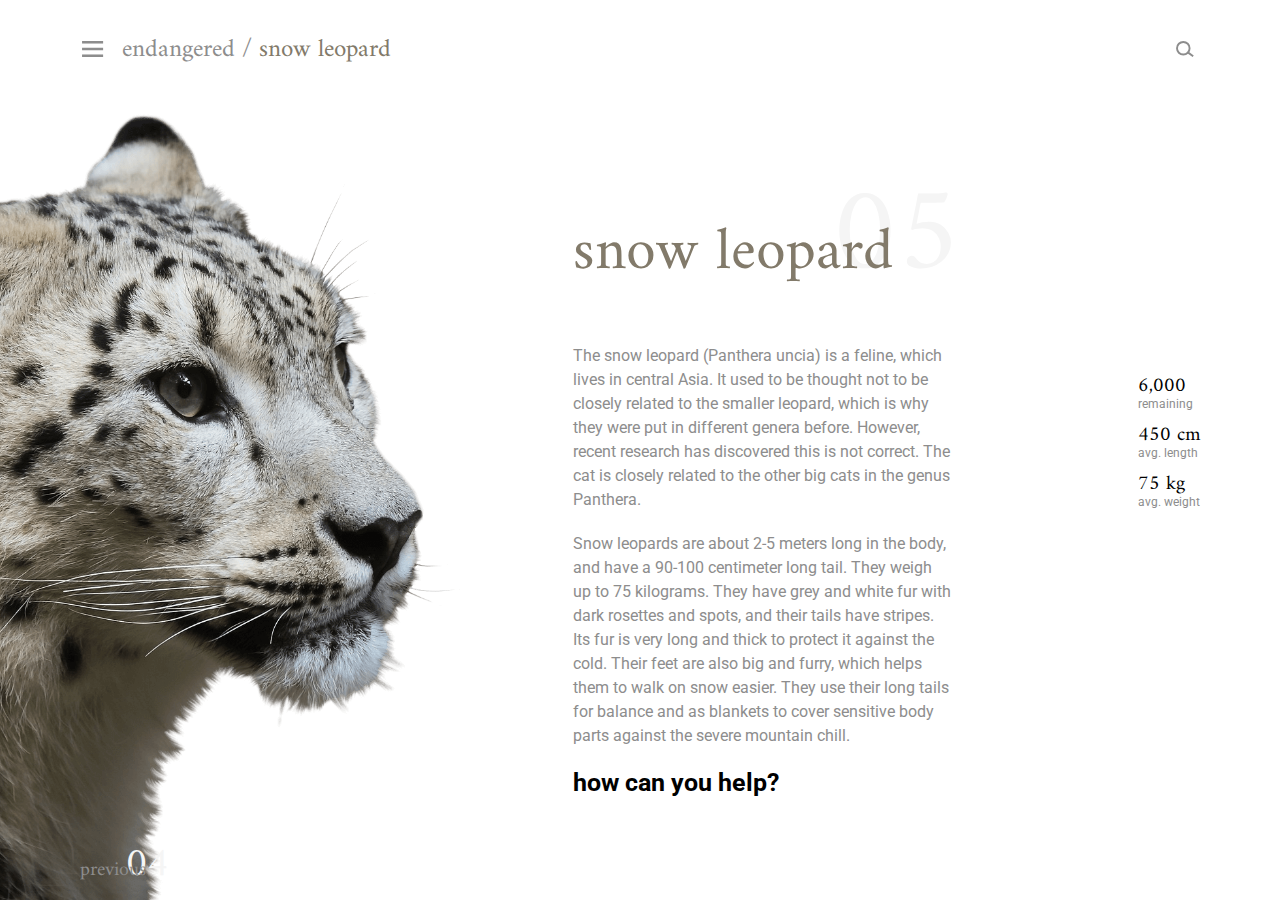
<file: snow_leopard.html>
<!DOCTYPE html>
<html lang="en">
  <head>
    <meta charset="UTF-8" />
    <meta name="viewport" content="width=device-width, initial-scale=1.0" />
    <meta http-equiv="X-UA-Compatible" content="ie=edge" />
    <title>endangered | snow leopard</title>
    <!-- FONT -->
    <link href="https://fonts.googleapis.com/css?family=Amiri:700|Roboto&display=swap" rel="stylesheet" />
    <!-- CSS -->
    <link rel="stylesheet" href="style.css" />
  </head>
  <body>
    <!-- Container for sticky footer -->
    <div class="sticky">
      <!-- HEADER -->
      <header class="header">
        <!-- Menu -->
        <nav class="menu">
          <button class="menu__btn open-menu" aria-label="toggle menu">
            <svg width="26" height="19" viewBox="0 0 26 19" fill="none" xmlns="http://www.w3.org/2000/svg">
              <rect width="25.0047" height="3" fill="black" />
              <rect y="8" width="25.0047" height="3" fill="black" />
              <rect y="16" width="25.0047" height="3" fill="black" />
            </svg>
          </button>
          <p class="menu__map"><a href="index.html">endangered</a> / <span class="clr-leopard">snow leopard</span></p>
          <ul class="menu__list">
            <li class="menu__title"><a href="index.html">HOME</a></li>
            <li class="menu__title">SPECIES</li>
            <ul class="menu__sublist">
              <li><a href="bengal_tiger.html">bengal tiger</a></li>
              <li><a href="giant_panda.html">giant panda</a></li>
              <li><a href="gorilla.html">gorilla</a></li>
              <li><a href="sea_otter.html">sea otter</a></li>
              <li><a href="snow_leopard.html">snow leopard</a></li>
            </ul>
            <li class="menu__title menu__title--dark"><a href="https://www.worldwildlife.org/" target="_blank" rel="noopener noreferrer">HOW TO HELP</a></li>
            <li class="menu__title"><a href="about.html">ABOUT</a></li>
          </ul>
        </nav>

        <!-- Search -->
        <div class="search">
          <div class="search__box">
            <input class="search__input" type="text" name="" id="" placeholder="Search animals" aria-label="type search expression here" />
          </div>
          <button class="search__btn open-search" aria-label="submit search">
            <svg width="28" height="25" viewBox="0 0 28 25" fill="none" xmlns="http://www.w3.org/2000/svg">
              <path d="M21.1682 11.332C21.1682 16.7618 16.7656 21.164 11.3341 21.164C5.90262 21.164 1.5 16.7618 1.5 11.332C1.5 5.90219 5.90262 1.5 11.3341 1.5C16.7656 1.5 21.1682 5.90219 21.1682 11.332Z" stroke="black" stroke-width="3" />
              <rect width="10.3031" height="3.09074" transform="matrix(0.812508 0.582951 -0.583095 0.812404 19.3186 16.4829)" fill="black" />
            </svg>
          </button>
        </div>
      </header>

      <!-- MAIN -->
      <main>
        <div class="animal-wrap">
          <!-- About the Animal -->
          <div class="animal-about">
            <div class="chapter">
              <p class="chapter__num">05</p>
              <h1 class="chapter__title clr-leopard">snow leopard</h1>
            </div>
            <article class="info">
              <p>The snow leopard (Panthera uncia) is a feline, which lives in central Asia. It used to be thought not to be closely related to the smaller leopard, which is why they were put in different genera before. However, recent research has discovered this is not correct. The cat is closely related to the other big cats in the genus Panthera.</p>
              <p>Snow leopards are about 2-5 meters long in the body, and have a 90-100 centimeter long tail. They weigh up to 75 kilograms. They have grey and white fur with dark rosettes and spots, and their tails have stripes. Its fur is very long and thick to protect it against the cold. Their feet are also big and furry, which helps them to walk on snow easier. They use their long tails for balance and as blankets to cover sensitive body parts against the severe mountain chill.</p>
            </article>
            <a class="cta__btn" href="https://www.worldwildlife.org/" target="_blank" rel="noopener noreferrer">how can you help?</a>
          </div>

          <!-- Photo of the Animal -->
          <div class="animal-photo"><img class="animal-photo__img" src="img/leopard.png" alt="image of a snow leopard" /></div>

          <!-- Counters -->
          <div class="counters">
            <div class="counter">
              <p class="counter__num"><span class="count">6,000</span></p>
              <p class="counter__text">remaining</p>
            </div>
            <div class="counter">
              <p class="counter__num"><span class="count">450</span> cm</p>
              <p class="counter__text">avg. length</p>
            </div>
            <div class="counter">
              <p class="counter__num"><span class="count">75</span> kg</p>
              <p class="counter__text">avg. weight</p>
            </div>
          </div>

          <!-- End of .animal-wrap -->
        </div>
      </main>

      <!-- Chapter Navigation -->
      <footer>
        <!-- Arrow nav for smaller screens -->
        <div class="arrows">
          <a class="arrow-left" href="sea_otter.html">
            <svg width="31" height="8" viewBox="0 0 31 8" fill="none" xmlns="http://www.w3.org/2000/svg">
              <path d="M0.646446 3.64644C0.451185 3.84171 0.451185 4.15829 0.646446 4.35355L3.82843 7.53553C4.02369 7.73079 4.34027 7.73079 4.53553 7.53553C4.7308 7.34027 4.7308 7.02369 4.53553 6.82842L1.70711 4L4.53553 1.17157C4.7308 0.976308 4.7308 0.659726 4.53553 0.464464C4.34027 0.269202 4.02369 0.269202 3.82843 0.464464L0.646446 3.64644ZM31 3.5L1 3.5L1 4.5L31 4.5L31 3.5Z" fill="#8D8D8D" />
            </svg>
          </a>
          <a href="#" class="arrow-right arrow--hidden">
            <svg width="31" height="8" viewBox="0 0 31 8" fill="none" xmlns="http://www.w3.org/2000/svg">
              <path d="M30.3536 4.35356C30.5488 4.15829 30.5488 3.84171 30.3536 3.64645L27.1716 0.464468C26.9763 0.269206 26.6597 0.269206 26.4645 0.464468C26.2692 0.659731 26.2692 0.976313 26.4645 1.17158L29.2929 4L26.4645 6.82843C26.2692 7.02369 26.2692 7.34027 26.4645 7.53554C26.6597 7.7308 26.9763 7.7308 27.1716 7.53554L30.3536 4.35356ZM-4.37114e-08 4.5L30 4.5L30 3.5L4.37114e-08 3.5L-4.37114e-08 4.5Z" fill="#8D8D8D" />
            </svg>
          </a>
        </div>

        <!-- Chapter nav for bigger screens -->
        <div class="chapter-navs">
          <a href="sea_otter.html" class="chapter-nav">
            <p class="chapter-nav__num">04</p>
            <h1 class="chapter-nav__title">previous</h1>
          </a>
          <a href="#" class="chapter-nav chapter-nav--hidden">
            <p class="chapter-nav__num">00</p>
            <h1 class="chapter-nav__title">next</h1>
          </a>
        </div>
      </footer>

      <!-- End of .sticky -->
    </div>

    <!-- SCRIPT -->
    <script src="app.js"></script>
  </body>
</html>
</file>
<file: style.css>
/* ========================================
--> VARIABLES
======================================== */

:root {
  /* FONTS */
  --font-base: "Roboto", Arial, Helvetica, sans-serif;
  --font-title: "Amiri", Georgia, "Times New Roman", Times, serif;

  /* COLORS */
  --clr-dark: #000;
  --clr-grey: #8d8d8d;
  --clr-light: #f5f5f5;
  --clr-white: #fff;
  --clr-home: #5a5114;
  --clr-gorilla: #3f4754;
  --clr-leopard: #827a6a;
  --clr-otter: #7f5a49;
  --clr-panda: #423538;
  --clr-tiger: #cd8222;

  /* LAYOUT */
  /* Side padding for containers: S=16px, M=50px, L=80px */
  --side-pad: 16px;
  /* Header height calculates the position of other elements */
  --header-height: 60px;
  /* Size of the img on home page */
  --main-img-size: 40vh;
}

@media (min-width: 700px) {
  :root {
    --side-pad: 50px;
    --header-height: 100px;
  }
}
@media (min-width: 1120px) {
  :root {
    --side-pad: 80px;
    --main-img-size: 45vw;
  }
}

/* ========================================
--> RESET
======================================== */

html {
  box-sizing: border-box;
  font-size: 16px;
}

*,
*:before,
*:after {
  box-sizing: inherit;
}

body,
h1,
h2,
h3,
h4,
h5,
h6,
p,
ol,
ul {
  margin: 0;
  padding: 0;
  font-weight: normal;
}

a {
  color: inherit;
  text-decoration: none;
}

ol,
ul {
  list-style: none;
}

img {
  max-width: 100%;
  height: auto;
}

button {
  background: transparent;
  padding: 0;
  border: none;
  cursor: pointer;
}

/* ========================================
--> BASE
======================================== */

body {
  font-family: var(--font-base);
}

svg {
  height: 16px;
}

.cta__btn {
  font-size: 25px;
  font-weight: bold;
}
.cta__btn:hover {
  font-weight: normal;
  color: var(--clr-white);
  text-shadow: -1px -1px 0 #000, 1px -1px 0 #000, -1px 1px 0 #000, 1px 1px 0 #000;
}

.clr-gorilla {
  color: var(--clr-gorilla);
}
.clr-leopard {
  color: var(--clr-leopard);
}
.clr-otter {
  color: var(--clr-otter);
}
.clr-panda {
  color: var(--clr-panda);
}
.clr-tiger {
  color: var(--clr-tiger);
}

/* ========================================
--> HEADER
======================================== */

.header {
  display: -webkit-box;
  display: flex;
  -webkit-box-pack: justify;
  justify-content: space-between;
  -webkit-box-align: center;
  align-items: center;
  width: 100%;
  height: var(--header-height);
  padding: 0 var(--side-pad);
}

/* ========================================
--> MENU
======================================== */

.menu {
  display: -webkit-box;
  display: flex;
  -webkit-box-align: center;
  align-items: center;
}

.menu__btn {
  margin-right: 16px;
}
.menu__btn svg > * {
  fill: var(--clr-grey);
}
/* Lighter color for home page */
.menu__btn--light svg > * {
  fill: var(--clr-light);
}

.menu__map {
  display: none;
  font-family: var(--font-title);
  font-size: 25px;
  color: var(--clr-grey);
}
/* Lighter color for home page */
.menu__map--light {
  color: var(--clr-light);
}

.menu__list {
  position: absolute;
  top: var(--header-height);
  left: 0;
  display: none;
  width: 250px;
  min-height: calc(100vh - var(--header-height));
  padding: 16px 0;
  text-align: center;
  color: var(--clr-grey);
  background: var(--clr-white);
  box-shadow: 2px 4px 4px rgba(0, 0, 0, 0.2);
}
.menu__sublist li {
  padding-bottom: 10px;
}
.menu__title {
  padding-top: 20px;
  font-family: var(--font-title);
}
.menu__title--dark a {
  color: var(--clr-dark);
}

@media (min-width: 700px) {
  .menu__map {
    display: block;
  }
}

/* ========================================
--> SEARCH
======================================== */

.search {
  position: relative;
  display: -webkit-box;
  display: flex;
  -webkit-box-align: center;
  align-items: center;
}

.search__box {
  position: relative;
  display: none;
  width: 200px;
  height: 30px;
}
.search__input {
  width: 100%;
  height: 100%;
  padding: 5px 10px;
  font-size: 16px;
  background: var(--clr-light);
  border: none;
}

.search__btn {
  width: 30px;
  height: 30px;
  margin-left: 10px;
}
.search__btn svg path {
  stroke: var(--clr-grey);
}
.search__btn svg rect {
  fill: var(--clr-grey);
}
/* Lighter color for home page */
.search__btn--light svg path {
  stroke: var(--clr-light);
}
.search__btn--light svg rect {
  fill: var(--clr-light);
}

.search__results {
  position: absolute;
  top: 100%;
  right: 0;
  left: 0;
  background: #fff;
  border-right: 1px solid lightgrey;
  border-left: 1px solid lightgrey;
}
.search__item {
  padding: 5px;
  border-bottom: 1px solid lightgrey;
  cursor: pointer;
}
.search__item:hover {
  background: lightgrey;
}
.search__item--active {
  background: #a3d1ff;
}

@media (min-width: 1120px) {
  .search__btn--light svg path {
    stroke: var(--clr-grey);
  }
  .search__btn--light svg rect {
    fill: var(--clr-grey);
  }
}

/* ========================================
--> MAIN
======================================== */

.main-img {
  position: absolute;
  top: 0;
  left: 0;
  z-index: -1;
  width: 100%;
  height: var(--main-img-size);
  background-image: url("img/main-img.jpg");
  background-position: center;
  background-repeat: no-repeat;
  background-size: cover;
}

.main-text {
  display: -webkit-box;
  display: flex;
  -webkit-box-orient: vertical;
  -webkit-box-direction: normal;
  flex-direction: column;
  -webkit-box-pack: center;
  justify-content: center;
  -webkit-box-align: end;
  align-items: flex-end;
  height: calc(100vh - var(--main-img-size));
  margin-top: calc(var(--main-img-size) - var(--header-height));
  padding: 0 var(--side-pad);
  text-align: right;
}

.main__title {
  font-family: var(--font-title);
  font-size: 60px;
  color: var(--clr-home);
  line-height: 1;
}

.main__subtitle {
  margin-bottom: 40px;
  color: var(--clr-grey);
  font-size: 16px;
}

@media (min-width: 700px) {
  .main__title {
    font-size: 90px;
  }

  .main__subtitle {
    font-size: 24px;
  }
}
@media (min-width: 1120px) {
  .main-img {
    width: var(--main-img-size);
    height: 100%;
  }

  .main-text {
    height: calc(100vh - var(--header-height));
    margin-top: 0;
  }
}

/* ========================================
--> ANIMAL PAGES
======================================== */

/* ----------------------------------------
--> Layout
---------------------------------------- */

.animal-wrap {
  display: grid;
  grid-template-areas:
    "about about"
    "photo counters";
  min-height: calc(100vh - var(--header-height));
}

.animal-about {
  grid-area: about;
  padding: 0 var(--side-pad) 70px;
}

.animal-photo {
  grid-area: photo;
  align-self: flex-end;
  width: 50vw;
  height: 50vw;
}
.animal-photo__img {
  width: 100%;
  height: 100%;
  -o-object-fit: cover;
  object-fit: cover;
  -o-object-position: top right;
  object-position: top right;
}

.counters {
  grid-area: counters;
  justify-self: flex-end;
  padding: 0 var(--side-pad);
}

@media (min-width: 700px) {
  .animal-photo {
    width: 60vw;
    height: 60vw;
  }
}
@media (min-width: 1120px) {
  .animal-wrap {
    grid-template-areas: "photo about counters";
    grid-template-columns: 2fr 2fr 1fr;
  }
  .animal-about {
    align-self: center;
  }
  .animal-photo {
    width: unset;
    height: 100%;
    max-height: 95vh;
  }
  .counters {
    align-self: center;
    padding-bottom: var(--header-height);
  }
}

/* ----------------------------------------
--> Chapter
---------------------------------------- */

.chapter {
  display: grid;
  grid-template-columns: 1fr 40px 40px;
  grid-template-rows: 1fr;
  -webkit-box-align: baseline;
  align-items: baseline;
  width: -webkit-max-content;
  width: -moz-max-content;
  width: max-content;
}

.chapter__num {
  grid-column: 2 / 4;
  grid-row: 1 / 2;
  font-family: var(--font-title);
  font-size: 80px;
  color: var(--clr-light);
}

.chapter__title {
  grid-column: 1 / 3;
  grid-row: 1 / 2;
  font-family: var(--font-title);
  font-size: 40px;
  line-height: 1;
}

@media (min-width: 700px) {
  .chapter {
    grid-template-columns: 1fr 60px 60px;
  }
  .chapter__num {
    font-size: 120px;
  }
  .chapter__title {
    font-size: 60px;
  }
}

/* ----------------------------------------
--> About Text
---------------------------------------- */

.info {
  line-height: 1.5;
  color: var(--clr-grey);
}
.info > p {
  padding-bottom: 20px;
}

/* ----------------------------------------
--> Counters
---------------------------------------- */

.counters > * {
  padding-bottom: 15px;
}

.counter__num {
  font-family: var(--font-title);
  font-size: 20px;
  line-height: 1;
}

.counter__text {
  font-size: 12px;
  color: var(--clr-grey);
}

/* ----------------------------------------
--> FOOTER
---------------------------------------- */

.sticky {
  position: relative;
  min-height: 100vh;
}

footer {
  position: absolute;
  bottom: 0;
  width: 100%;
  height: 50px;
  padding: 0 var(--side-pad);
}

.chapter-nav--hidden,
.arrow--hidden {
  visibility: hidden;
}

.arrows {
  display: -webkit-box;
  display: flex;
  -webkit-box-pack: justify;
  justify-content: space-between;
  -webkit-box-align: center;
  align-items: center;
  height: 100%;
}

.chapter-navs {
  display: none;
  -webkit-box-pack: justify;
  justify-content: space-between;
  -webkit-box-align: center;
  align-items: center;
  height: 100%;
}

.chapter-nav {
  display: grid;
  grid-template-columns: 1fr 20px 20px;
  grid-template-rows: 1fr;
  -webkit-box-align: baseline;
  align-items: baseline;
  width: -webkit-max-content;
  width: -moz-max-content;
  width: max-content;
}

.chapter-nav__num {
  grid-column: 2 / 4;
  grid-row: 1 / 2;
  font-family: var(--font-title);
  font-size: 40px;
  color: var(--clr-light);
}

.chapter-nav__title {
  grid-column: 1 / 3;
  grid-row: 1 / 2;
  font-family: var(--font-title);
  font-size: 20px;
  line-height: 1;
  color: var(--clr-grey);
}

@media (min-width: 700px) {
  footer {
    height: -webkit-min-content;
    height: -moz-min-content;
    height: min-content;
  }

  .arrows {
    display: none;
  }

  .chapter-navs {
    display: -webkit-box;
    display: flex;
  }
}

/* ========================================
--> ABOUT
======================================== */

.disclaimer,
.credit {
  margin-top: 60px;
  padding: 0 var(--side-pad);
  text-align: center;
}

.credit a {
  color: tomato;
}
</file>
